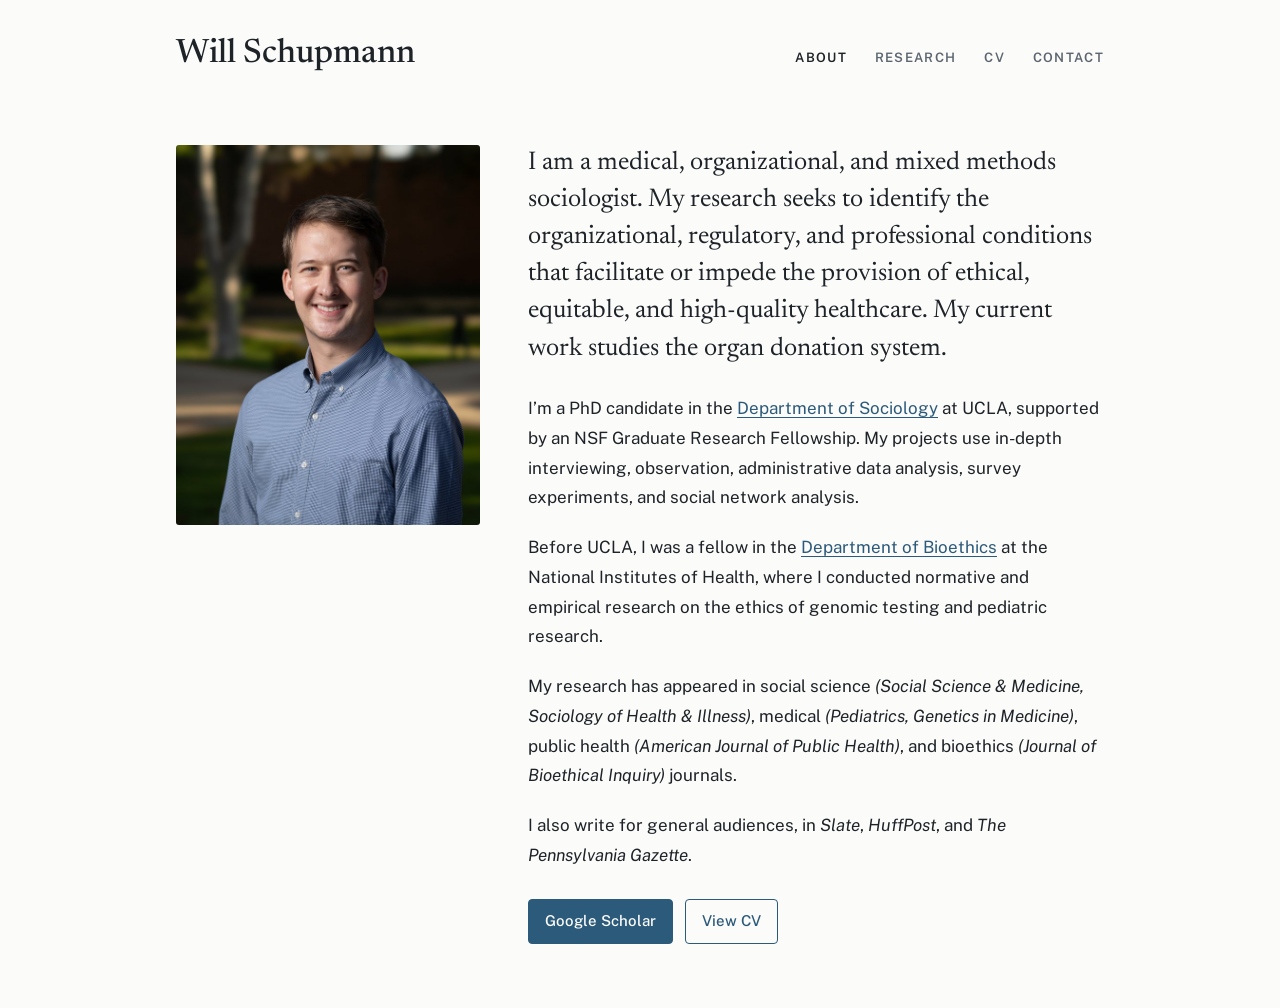
<file: index.html>
<!doctype html>
<html lang="en">
<head>
  <meta charset="utf-8">
  <meta name="viewport" content="width=device-width, initial-scale=1">
  <title>Will Schupmann</title>
  <meta name="description" content="Will Schupmann is a PhD candidate in Sociology at UCLA studying healthcare, inequality, and bioethics.">
  <link rel="stylesheet" href="https://fonts.googleapis.com/css2?family=Newsreader:opsz,wght@6..72,400;6..72,500&family=Public+Sans:wght@400;500;600&display=swap">
  <link rel="stylesheet" href="style.css">
</head>
<body>
<div class="page">

  <!-- ===================== TOP BAR ===================== -->
  <header class="top">
    <p class="name"><a href="./">Will Schupmann</a></p>
    <nav class="nav">
      <a href="./" aria-current="page">About</a>
      <a href="research.html">Research</a>
      <a href="cv.pdf" target="_blank">CV</a>
      <a href="contact.html">Contact</a>
    </nav>
  </header>


  <!-- ===================== PHOTO + ABOUT ===================== -->
  <section class="hero">

    <img class="photo" src="headshot.jpg" alt="Portrait of Will Schupmann">

    <div class="hero-text">

      <!-- Opening statement (shown in large type) -->
      <p class="lede">
        I am a medical, organizational, and mixed methods sociologist.
        My research seeks to identify the organizational, regulatory, and
        professional conditions that facilitate or impede the provision of
        ethical, equitable, and high-quality healthcare. My current work
        studies the organ donation system.
      </p>

      <p>
        I’m a PhD candidate in the
        <a href="https://soc.ucla.edu/person/will-schupmann-2/">Department of Sociology</a>
        at UCLA, supported by an NSF Graduate Research Fellowship. My projects
        use in-depth interviewing, observation, administrative data analysis,
        survey experiments, and social network analysis.
      </p>

      <p>
        Before UCLA, I was a fellow in the
        <a href="https://www.bioethics.nih.gov/">Department of Bioethics</a>
        at the National Institutes of Health, where I conducted normative and
        empirical research on the ethics of genomic testing and pediatric
        research.
      </p>

      <p>
        My research has appeared in social science
        <em>(Social Science &amp; Medicine, Sociology of Health &amp; Illness)</em>,
        medical <em>(Pediatrics, Genetics in Medicine)</em>,
        public health <em>(American Journal of Public Health)</em>,
        and bioethics <em>(Journal of Bioethical Inquiry)</em> journals.
      </p>

      <p>
        I also write for general audiences, in <em>Slate</em>,
        <em>HuffPost</em>, and <em>The Pennsylvania Gazette</em>.
      </p>

      <!-- Buttons -->
      <div class="buttons">
        <a class="btn primary" href="https://scholar.google.com/citations?user=e-PGYxwAAAAJ&hl=en">Google Scholar</a>
        <a class="btn" href="cv.pdf" target="_blank">View CV</a>
      </div>

    </div>
  </section>

</div>

<!-- Visitor statistics (GoatCounter). Leave this as is. -->
<script data-goatcounter="https://willschupmann.goatcounter.com/count" async src="https://gc.zgo.at/count.js"></script>
</body>
</html>
</file>
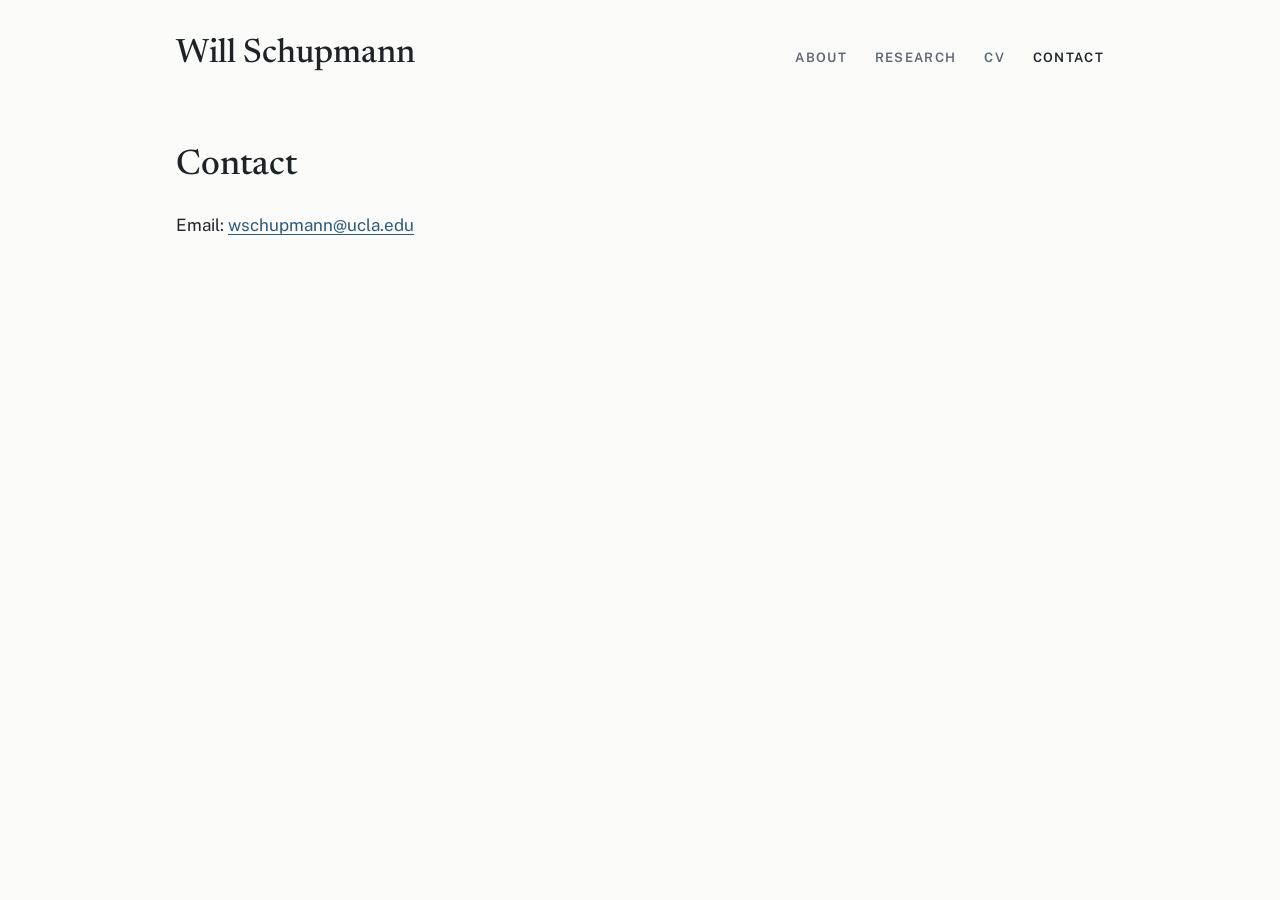
<file: contact.html>
<!doctype html>
<html lang="en">
<head>
  <meta charset="utf-8">
  <meta name="viewport" content="width=device-width, initial-scale=1">
  <title>Contact · Will Schupmann</title>
  <link rel="stylesheet" href="https://fonts.googleapis.com/css2?family=Newsreader:opsz,wght@6..72,400;6..72,500&family=Public+Sans:wght@400;500;600&display=swap">
  <link rel="stylesheet" href="style.css">
</head>
<body>
<div class="page">

  <!-- ===================== TOP BAR ===================== -->
  <header class="top">
    <p class="name"><a href="./">Will Schupmann</a></p>
    <nav class="nav">
      <a href="./">About</a>
      <a href="research.html">Research</a>
      <a href="cv.pdf" target="_blank">CV</a>
      <a href="contact.html" aria-current="page">Contact</a>
    </nav>
  </header>


  <!-- ===================== CONTACT ===================== -->
  <h1 class="page-title">Contact</h1>

  <div class="content">
    <p>
      Email: <a href="mailto:wschupmann@ucla.edu">wschupmann@ucla.edu</a>
    </p>
  </div>

</div>

<!-- Visitor statistics (GoatCounter). Leave this as is. -->
<script data-goatcounter="https://willschupmann.goatcounter.com/count" async src="https://gc.zgo.at/count.js"></script>
</body>
</html>
</file>
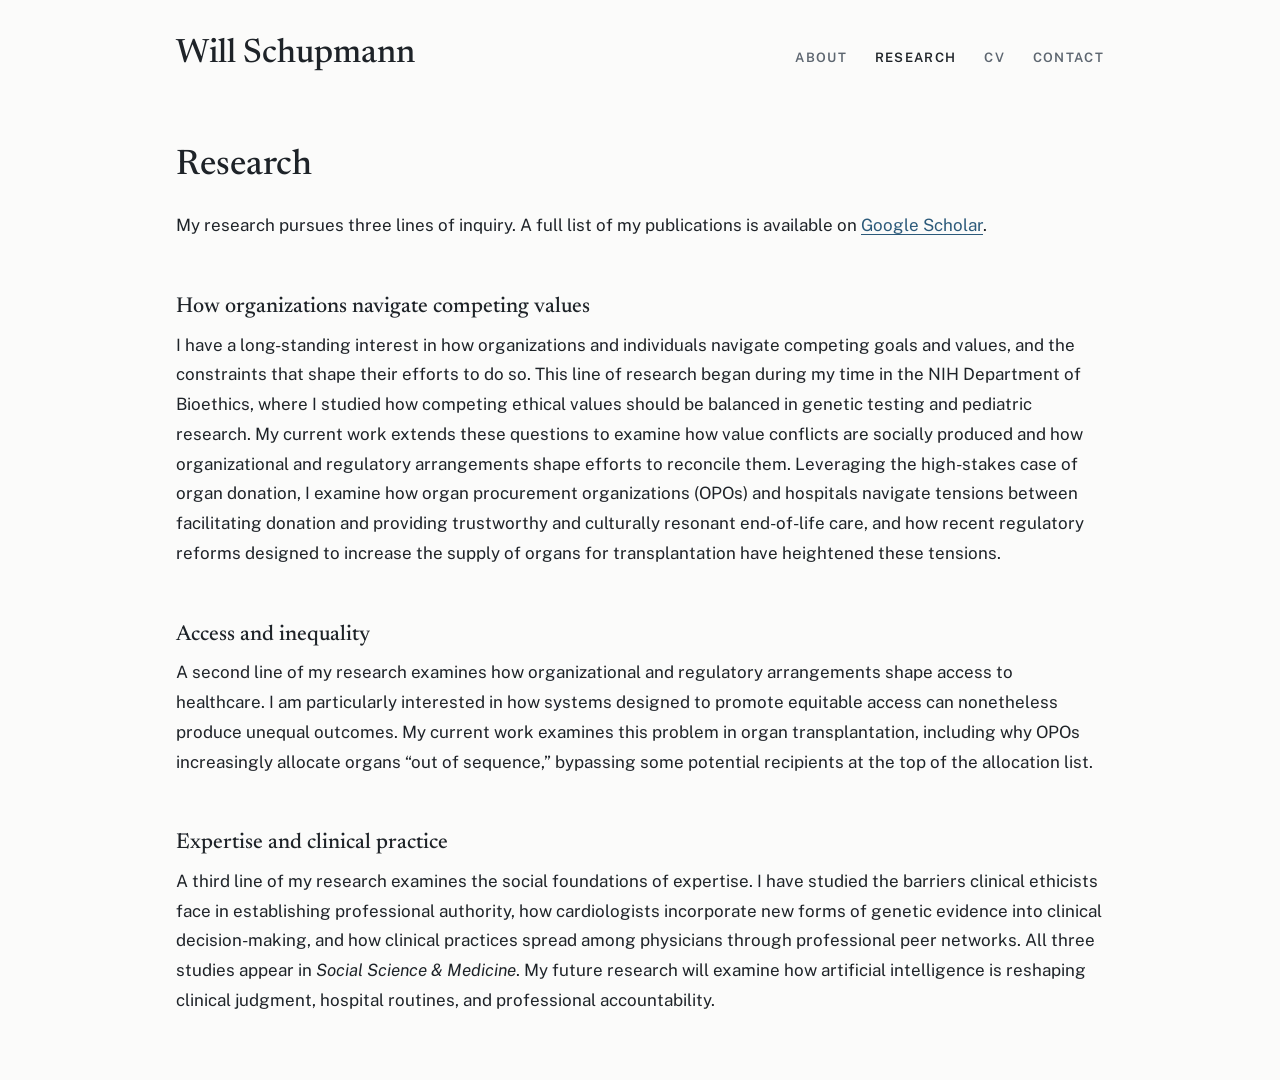
<file: research.html>
<!doctype html>
<html lang="en">
<head>
  <meta charset="utf-8">
  <meta name="viewport" content="width=device-width, initial-scale=1">
  <title>Research · Will Schupmann</title>
  <link rel="stylesheet" href="https://fonts.googleapis.com/css2?family=Newsreader:opsz,wght@6..72,400;6..72,500&family=Public+Sans:wght@400;500;600&display=swap">
  <link rel="stylesheet" href="style.css">
</head>
<body>
<div class="page">

  <!-- ===================== TOP BAR ===================== -->
  <header class="top">
    <p class="name"><a href="./">Will Schupmann</a></p>
    <nav class="nav">
      <a href="./">About</a>
      <a href="research.html" aria-current="page">Research</a>
      <a href="cv.pdf" target="_blank">CV</a>
      <a href="contact.html">Contact</a>
    </nav>
  </header>


  <!-- ===================== RESEARCH ===================== -->
  <h1 class="page-title">Research</h1>

  <div class="content">

    <p>
      My research pursues three lines of inquiry. A full list of my
      publications is available on
      <a href="https://scholar.google.com/citations?user=e-PGYxwAAAAJ&hl=en">Google Scholar</a>.
    </p>


    <!-- Research area 1 -->
    <div class="project">
      <h2>How organizations navigate competing values</h2>
      <p>
        I have a long-standing interest in how organizations and individuals
        navigate competing goals and values, and the constraints that shape
        their efforts to do so. This line of research began during my time in
        the NIH Department of Bioethics, where I studied how competing ethical
        values should be balanced in genetic testing and pediatric research.
        My current work extends these questions to examine how value conflicts
        are socially produced and how organizational and regulatory
        arrangements shape efforts to reconcile them. Leveraging the
        high-stakes case of organ donation, I examine how organ procurement
        organizations (OPOs) and hospitals navigate tensions between
        facilitating donation and providing trustworthy and culturally
        resonant end-of-life care, and how recent regulatory reforms designed
        to increase the supply of organs for transplantation have heightened
        these tensions.
      </p>
    </div>


    <!-- Research area 2 -->
    <div class="project">
      <h2>Access and inequality</h2>
      <p>
        A second line of my research examines how organizational and
        regulatory arrangements shape access to healthcare. I am particularly
        interested in how systems designed to promote equitable access can
        nonetheless produce unequal outcomes. My current work examines this
        problem in organ transplantation, including why OPOs increasingly
        allocate organs “out of sequence,” bypassing some potential
        recipients at the top of the allocation list.
      </p>
    </div>


    <!-- Research area 3 -->
    <div class="project">
      <h2>Expertise and clinical practice</h2>
      <p>
        A third line of my research examines the social foundations of
        expertise. I have studied the barriers clinical ethicists face in
        establishing professional authority, how cardiologists incorporate
        new forms of genetic evidence into clinical decision-making, and how
        clinical practices spread among physicians through professional peer
        networks. All three studies appear in
        <em>Social Science &amp; Medicine</em>. My future research will
        examine how artificial intelligence is reshaping clinical judgment,
        hospital routines, and professional accountability.
      </p>
    </div>

  </div>

</div>

<!-- Visitor statistics (GoatCounter). Leave this as is. -->
<script data-goatcounter="https://willschupmann.goatcounter.com/count" async src="https://gc.zgo.at/count.js"></script>
</body>
</html>
</file>
<file: style.css>
/* ==========================================================
   Styles for willschupmann.com
   Shared by every page. You rarely need to edit this file.
   ========================================================== */


/* ---------- Colors and fonts ---------- */

:root {
  --bg: #fbfbfa;          /* page background */
  --fg: #1e2328;          /* main text */
  --muted: #5d6670;       /* gray text (menu) */
  --rule: #e4e7ea;        /* light gray (photo placeholder) */
  --accent: #2c5a7a;      /* links and buttons */
  --display: "Newsreader", "Iowan Old Style", Georgia, serif;
  --body: "Public Sans", -apple-system, "Segoe UI", Helvetica, Arial, sans-serif;
}

/* Dark mode colors (used when a visitor's device is in dark mode) */
@media (prefers-color-scheme: dark) {
  :root {
    --bg: #15181b;
    --fg: #e4e7ea;
    --muted: #9aa3ad;
    --rule: #2b3036;
    --accent: #8db8d6;
    color-scheme: dark;
  }
}


/* ---------- Basics ---------- */

* {
  box-sizing: border-box;
}

body {
  margin: 0;
  background: var(--bg);
  color: var(--fg);
  font-family: var(--body);
  font-size: 1.0625rem;
  line-height: 1.75;
  -webkit-font-smoothing: antialiased;
}

p {
  margin: 0;
}

a {
  color: var(--accent);
  text-decoration-thickness: 1px;
  text-underline-offset: 0.2em;
}

a:hover {
  text-decoration-thickness: 2px;
}

a:focus-visible {
  outline: 2px solid var(--accent);
  outline-offset: 3px;
  border-radius: 2px;
}

.page {
  max-width: 62rem;
  margin: 0 auto;
  padding: 2.25rem 2rem 4rem;
}


/* ---------- Top bar: name and menu ---------- */

.top {
  display: flex;
  flex-wrap: wrap;
  align-items: baseline;
  justify-content: space-between;
  gap: 0.75rem 2rem;
}

.name {
  font-family: var(--display);
  font-weight: 500;
  font-size: 2.1rem;
  line-height: 1.1;
  margin: 0;
}

.name a {
  color: var(--fg);
  text-decoration: none;
}

.nav {
  display: flex;
  flex-wrap: wrap;
  gap: 0.4rem 1.75rem;
  font-size: 0.8125rem;
  font-weight: 600;
  letter-spacing: 0.1em;
  text-transform: uppercase;
}

.nav a {
  color: var(--muted);
  text-decoration: none;
}

.nav a:hover,
.nav a[aria-current="page"] {
  color: var(--fg);
}


/* ---------- Home page: photo beside text ---------- */

.hero {
  display: grid;
  grid-template-columns: minmax(0, 19rem) minmax(0, 1fr);
  gap: 3rem;
  align-items: start;
  margin-top: 4.5rem;
}

.photo {
  width: 100%;
  height: auto;
  aspect-ratio: 4 / 5;
  object-fit: cover;
  border-radius: 3px;
  display: block;
  background: var(--rule);
}

.hero-text {
  display: grid;
  gap: 1.25rem;
  min-width: 0;
}

/* The large opening statement */
.lede {
  font-family: var(--display);
  font-size: 1.6rem;
  line-height: 1.45;
  text-wrap: pretty;
  margin-bottom: 0.4rem;
}


/* ---------- Buttons ---------- */

.buttons {
  display: flex;
  flex-wrap: wrap;
  gap: 0.75rem;
  margin-top: 0.5rem;
}

.btn {
  display: inline-block;
  text-decoration: none;
  font-size: 0.9375rem;
  font-weight: 500;
  padding: 0.55rem 1rem;
  border: 1px solid var(--accent);
  border-radius: 4px;
  color: var(--accent);
}

.btn.primary {
  background: var(--accent);
  color: var(--bg);
}

.btn:hover {
  filter: brightness(1.08);
}


/* ---------- Inner pages (Research, Contact) ---------- */

.page-title {
  font-family: var(--display);
  font-weight: 500;
  font-size: 2.2rem;
  line-height: 1.2;
  margin: 4.5rem 0 1.5rem;
}

.content {
  display: grid;
  gap: 1.25rem;
}

.project {
  margin-top: 2rem;
}

.project h2 {
  font-family: var(--display);
  font-weight: 500;
  font-size: 1.35rem;
  line-height: 1.3;
  margin: 0 0 0.6rem;
}


/* ---------- Phones and small screens ---------- */

@media (max-width: 760px) {
  .page {
    padding: 1.75rem 1.25rem 3rem;
  }
  .top {
    flex-direction: column;
    align-items: start;
  }
  .name {
    font-size: 1.85rem;
  }
  .nav {
    gap: 0.4rem 1.25rem;
  }
  .hero {
    grid-template-columns: minmax(0, 1fr);
    gap: 1.75rem;
    margin-top: 2.5rem;
  }
  .photo {
    max-width: 15rem;
  }
  .lede {
    font-size: 1.3rem;
  }
  .page-title {
    margin-top: 2.5rem;
  }
}
</file>
